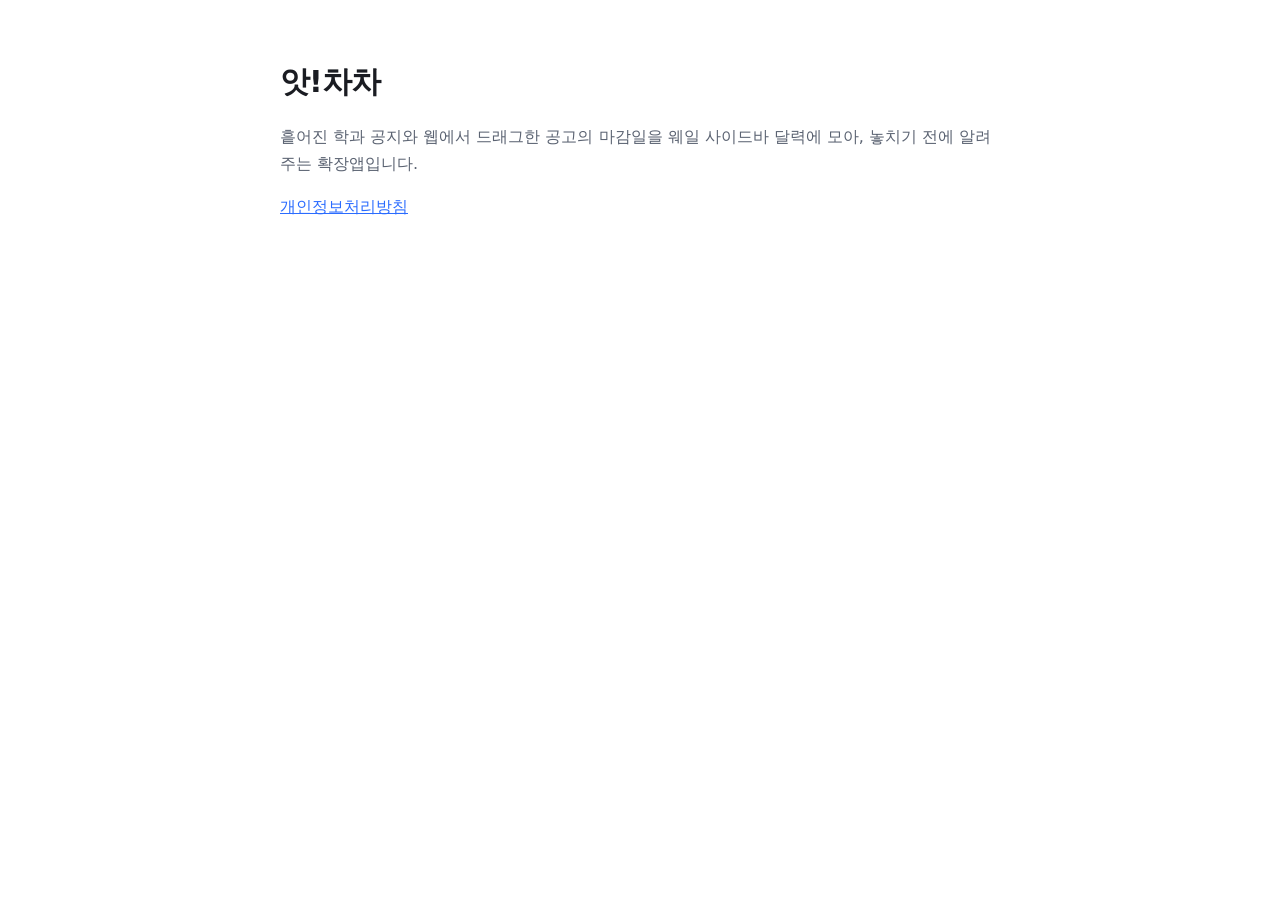
<file: site/index.html>
<!DOCTYPE html>
<html lang="ko">
<head>
<meta charset="utf-8">
<meta name="viewport" content="width=device-width,initial-scale=1">
<title>앗!차차</title>
<style>
:root{--bg:#fff;--fg:#1A1C22;--sub:#5B6372;--accent:#2B6CFF}
@media (prefers-color-scheme:dark){:root{--bg:#15171C;--fg:#E8EBF0;--sub:#A3ABB8;--accent:#6F9BFF}}
body{margin:0;background:var(--bg);color:var(--fg);font-family:-apple-system,'Apple SD Gothic Neo','Malgun Gothic',system-ui,sans-serif;line-height:1.7}
main{max-width:720px;margin:0 auto;padding:56px 16px}
h1{font-size:30px;letter-spacing:-.03em;margin:0 0 8px}
p{color:var(--sub)}
a{color:var(--accent)}
</style>
</head>
<body>
<main>
<h1>앗!차차</h1>
<p>흩어진 학과 공지와 웹에서 드래그한 공고의 마감일을 웨일 사이드바 달력에 모아, 놓치기 전에 알려주는 확장앱입니다.</p>
<p><a href="privacy.html">개인정보처리방침</a></p>
</main>
</body>
</html>
</file>
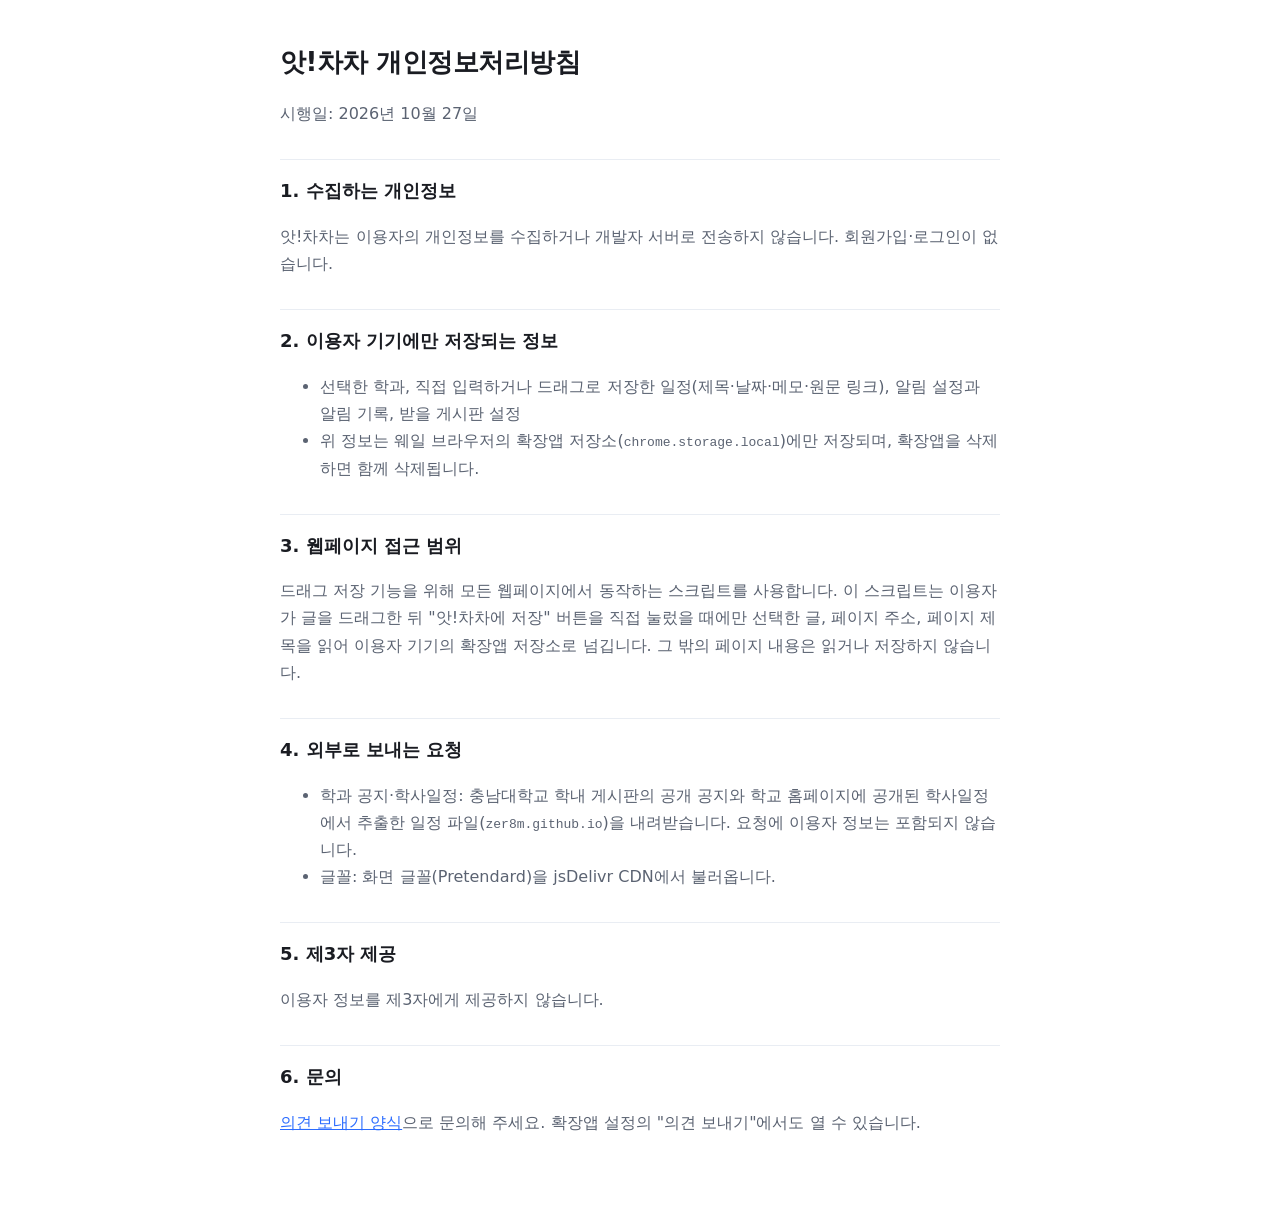
<file: site/privacy.html>
<!DOCTYPE html>
<html lang="ko">
<head>
<meta charset="utf-8">
<meta name="viewport" content="width=device-width,initial-scale=1">
<title>앗!차차 개인정보처리방침</title>
<style>
:root{--bg:#fff;--fg:#1A1C22;--sub:#5B6372;--line:#E9EDF3;--accent:#2B6CFF}
@media (prefers-color-scheme:dark){:root{--bg:#15171C;--fg:#E8EBF0;--sub:#A3ABB8;--line:#2A2E36;--accent:#6F9BFF}}
body{margin:0;background:var(--bg);color:var(--fg);font-family:-apple-system,'Apple SD Gothic Neo','Malgun Gothic',system-ui,sans-serif;line-height:1.7}
main{max-width:720px;margin:0 auto;padding:40px 16px 64px}
h1{font-size:26px;letter-spacing:-.02em;margin:0 0 4px}
h2{font-size:18px;margin:32px 0 8px;padding-top:16px;border-top:1px solid var(--line)}
p,li{color:var(--sub)}
a{color:var(--accent)}
</style>
</head>
<body>
<main>
<h1>앗!차차 개인정보처리방침</h1>
<p>시행일: 2026년 10월 27일</p>

<h2>1. 수집하는 개인정보</h2>
<p>앗!차차는 이용자의 개인정보를 수집하거나 개발자 서버로 전송하지 않습니다. 회원가입·로그인이 없습니다.</p>

<h2>2. 이용자 기기에만 저장되는 정보</h2>
<ul>
<li>선택한 학과, 직접 입력하거나 드래그로 저장한 일정(제목·날짜·메모·원문 링크), 알림 설정과 알림 기록, 받을 게시판 설정</li>
<li>위 정보는 웨일 브라우저의 확장앱 저장소(<code>chrome.storage.local</code>)에만 저장되며, 확장앱을 삭제하면 함께 삭제됩니다.</li>
</ul>

<h2>3. 웹페이지 접근 범위</h2>
<p>드래그 저장 기능을 위해 모든 웹페이지에서 동작하는 스크립트를 사용합니다. 이 스크립트는 이용자가 글을 드래그한 뒤 "앗!차차에 저장" 버튼을 직접 눌렀을 때에만 선택한 글, 페이지 주소, 페이지 제목을 읽어 이용자 기기의 확장앱 저장소로 넘깁니다. 그 밖의 페이지 내용은 읽거나 저장하지 않습니다.</p>

<h2>4. 외부로 보내는 요청</h2>
<ul>
<li>학과 공지·학사일정: 충남대학교 학내 게시판의 공개 공지와 학교 홈페이지에 공개된 학사일정에서 추출한 일정 파일(<code>zer8m.github.io</code>)을 내려받습니다. 요청에 이용자 정보는 포함되지 않습니다.</li>
<li>글꼴: 화면 글꼴(Pretendard)을 jsDelivr CDN에서 불러옵니다.</li>
</ul>

<h2>5. 제3자 제공</h2>
<p>이용자 정보를 제3자에게 제공하지 않습니다.</p>

<h2>6. 문의</h2>
<p><a href="https://docs.google.com/forms/d/e/1FAIpQLSc_mnnm-YFnfg8KFQTyV1Nh09x46sxsgIr1BqMkMoIg2rZioQ/viewform">의견 보내기 양식</a>으로 문의해 주세요. 확장앱 설정의 "의견 보내기"에서도 열 수 있습니다.</p>
</main>
</body>
</html>
</file>
